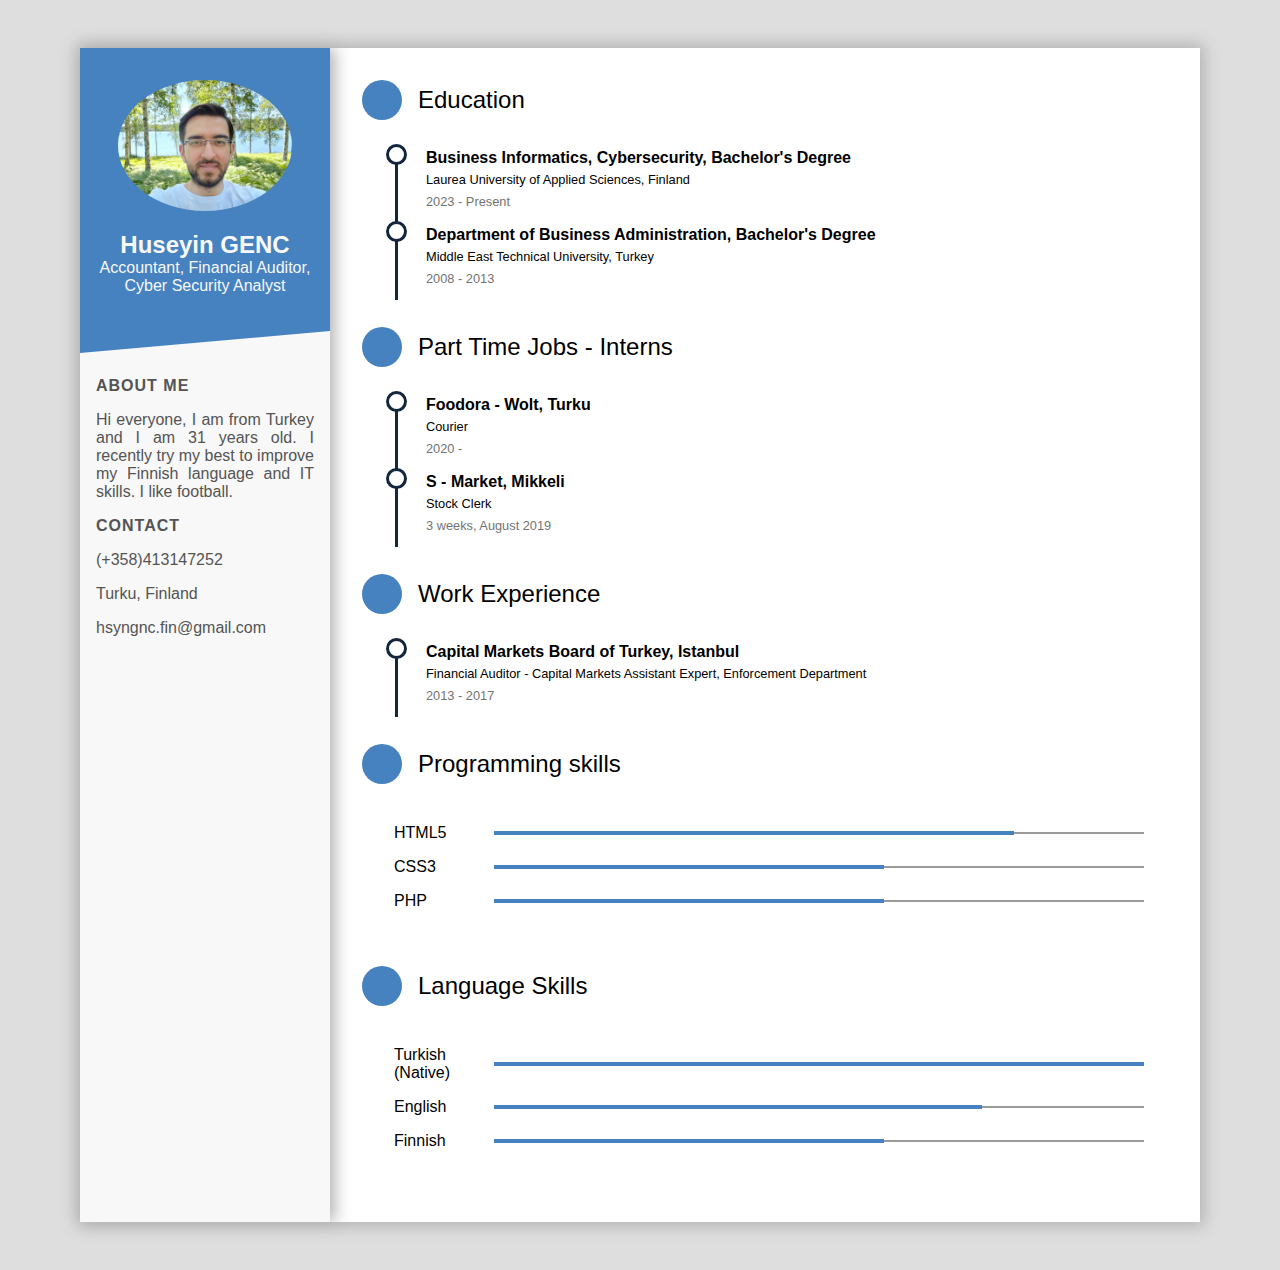
<file: resume.html>
<!DOCTYPE html>
<html lang="en">
<head>
	<meta charset="UTF-8">
	<meta http-equiv="X-UA-Compatible" content="IE=edge">
	<meta name="viewport" content="width=device-width, initial-scale=1.0">
	<title>Document</title>

	<style  type="text/css">

:root {
			--color-gray-light-1: #f8f8f8;
			--color-gray-light-2: #e9e9e9;
			--color-gray-light-3: #dedede;
			--color-gray-dark-1: #545454;
			--color-gray-dark-2: #737373;
			--color-gray-dark-3: #9a9a9a;
			--color-blue-dark-1: #00387f;
			--color-tiffany: #00a6a6;
			--profile-theme: #4682bf;
			--timeline-circle-theme: #14253e;
			
			--pgbar-length: 100%;
		
			--MATH-PI: 3.1415px;
			--percent: 100;
		}
		
		html {
			font-size: 100%;
			font-family: 'PT Sans', sans-serif;
		
		
		}
		
		* {
			box-sizing: border-box;
		}
		
		body {
			margin: 0;
			padding: 3rem 1rem;
			min-height: 100vh;
			background-color: var(--color-gray-light-3);
		}
		
		.wrapper {
			margin: 0 auto;
			max-width: 70rem;
			background-color: var(--color-gray-light-2);
			display: flex;
			box-shadow: 0px 0px 15px 4px #b3b3b3;
		}
		
		.intro {
			flex: 0 0 250px;
			background-color: var(--color-gray-light-1);
			box-shadow: 5px 0px 15px 0px #b3b3b3;
			z-index: 5;
		}
		.profile {
			position: relative;
			background-color: var(--profile-theme);
			padding: 2rem 1rem;
			margin-bottom: 50px;
			text-align: center;
			user-select: none;
		}
		.profile::after {
			content: " ";
			position: absolute;
			left: 0;
			bottom: -15px;
			width: 100%;
			height: 30px;
			background-color: var(--profile-theme);
			transform: skewY(-5deg);
		}
		.photo img {
			width: 80%;
			border-radius: 50%;
		}
		.bio .name {
			font-size: 1.5rem;
			text-align: center;
			color: var(--color-gray-light-1);
			margin: 0;
			margin-top: 1rem;
		}
		.bio .profession {
			font-size: 1rem;
			text-align: center;
			color: var(--color-gray-light-1);
			margin: 0;
		}
		
		.intro-section {
			padding: 0 1rem;
			color: var(--color-gray-dark-1);
		}
		.intro-section .title {
			font-size: 1rem;
			font-weight: bold;
			text-transform: uppercase;
			letter-spacing: 1px;
		}
		.about .paragraph {
			text-align: justify;
		}
		.info-section {
			margin: 1rem 0;
		}
		.info-section span {
			position: relative;
			transition: all 0.3s;
		}
		.info-section i {
			color: var(--profile-theme);
			width: 20px;
			height: 20px;
		}
		
		.link a {
			text-decoration: none;
			color: inherit;
		}
		
		.link span::after {
			position: absolute;
			content: '';
			left: 50%;
			bottom: -3px;
			width: 0;
			height: 2px;
			background-color: var(--profile-theme);
			transition: width 0.3s;
			/*transition-timing-function: cubic-bezier(.64,.51,.16,.86);*/
			transition-timing-function: cubic-bezier(.92,.57,.33,1.02);
			transform: translate(-50%, 0);
		}
		
		.link span:hover {
			color: var(--profile-theme);
		}
		.link span:hover::after {
			width: 100%;
		}
		
		/* Detail section overall setting*/
		.detail {
			flex: 1 0 0;
			background-color: white;
			padding: 2rem;
		}
		.detail:hover > .detail-section:not(:hover) {
			opacity: 0.3;
		}
		.detail-section {
			transition: all 0.3s;
		}
		.detail-section:not(:last-of-type) {
			padding-bottom: 1rem;
		}
		.detail-title {
			display: flex;
			align-items: center;
		}
		.detail-section > .detail-content {
			padding: 1.5rem;
			padding-left: 2rem;
			user-select: none;
		}
		.detail-section.edu > .detail-content {
			padding-left: calc(1.5rem + 10px);
		}
		.title-icon + span {
			font-size: 1.5rem;
			transition: all 0.3s;
		}
		.title-icon {
			display: inline-flex;
			justify-content: center;
			align-items: center;
			padding: 1rem;
			margin-right: 1rem;
			width: 2.5rem;
			height: 2.5rem;
			background-color: var(--profile-theme);
			border-radius: 50%;
			transition: all 0.3s;
		}
		.title-icon i {
			color: white;
			line-height: 1rem;
			font-size: 1rem;
			text-align: center;
		}
		.detail-section:hover .title-icon {
			transform: scale(1.5);
			margin-right: 1.5rem;
		}
		.detail-section:hover .title-icon + span {
			letter-spacing: 1.5px;
		}
		
		/* time line block in education section */
		.timeline-block {
			position: relative;
			padding-left: 30px;
		}
		.timeline-block:not(:last-of-type) {
			margin-bottom: 1rem;	
		}
		.timeline-block h1 {
			font-size: 1rem;
			margin: 5px 0;
			transition: all 0.3s;
		}
		.timeline-block p {
			font-size: 0.8rem;
			margin: 5px 0;
		}
		.timeline-block time {
			font-size: 0.8rem;
			color: var(--color-gray-dark-2);
		}
		.timeline-block::before {
			position: absolute;
			content: '';
			width: 15px;
			height: 15px;
			background-color: white;
			border: 3px solid var(--timeline-circle-theme);
			border-radius: 50%;
			left: -10px;
			top: -5px;
		}
		.timeline-block::after {
			position: absolute;
			content: '';
			width: 3px;
			height: 100%;
			background-color: var(--timeline-circle-theme);
			left: -1px;
			top: 13px;
		}
		.timeline-block:hover h1 {
			color: var(--color-tiffany);
		}
		.timeline-block:hover::before {
			animation: circle 1.2s infinite;
		}
		
		/* Programming skills section */
		.pg-list, .tool-list, .favor-list {
			padding: 0;
			list-style: none;
		}
		.pg-list > li {	
			margin: 1rem 0;
			display: flex;
			align-items: center;
		}
		.sb-skeleton {
			position: relative;
			flex: 1 0 auto;
			height: 2px;
			background-color: var(--color-gray-dark-3);
		}
		.pg-list > li > span {
			flex: 0 0 100px;
		}
		.sb-skeleton > .skillbar {
			position: absolute;
			left: 0;
			top: -1px;
			width: var(--pgbar-length);
			height: 4px;
			background-color: var(--profile-theme);
		}
		.tool-list {
			list-style: none;
			display: flex;
			justify-content: space-between;
		}
		.tool-list > li {
			position: relative;
			text-align: center;
			flex: 0 0 25%;
		}
		.tool-list > li > svg {
			position: relative;
			fill: transparent;
			width: 95%;
			transform: rotate(-90deg);
		}
		.tool-list > li > svg > circle {
			stroke-width: 1px;
			stroke: #cdcdcd;
		}
		.tool-list > li > svg > circle.cbar {
			stroke-width: 3px;
			stroke: var(--profile-theme);
			stroke-linecap: round;
			stroke-dashoffset: 0;
			stroke-dasharray: calc(var(--MATH-PI) * 45 * 2);
			transition: all 0.8s;
			transition-timing-function: cubic-bezier(.64,.51,.16,.86);
		}
		.tool-list > li:hover > svg > circle.cbar {
			stroke-width: 4px;
			stroke: var(--color-tiffany);
			stroke-dashoffset: calc(var(--MATH-PI) * 45 * 2 * (1 - var(--percent)));
		}
		.tool-list > li > .tl-name,
		.tool-list > li > .tl-exp {
			position: absolute;
			left: 50%;
			color: var(--color-gray-dark-1);
		}
		.tool-list > li > .tl-name {
			top: 50%;
			font-size: 1.2rem;
			transform: translate(-50%, -50%);
		}
		.tool-list > li > .tl-exp {	
			top: calc(50% + 1.4rem);
			font-size: 1rem;
			transform: translate(-50%, -50%);
		}
		/* Interests Section */
		.outer-frame {
			border: 1px solid var(--color-gray-dark-3);
			border-radius: 5px;
		}
		.favor-list {
			display: flex;
			flex-wrap: wrap;
			align-items: center;
			align-content: center;
		}
		.favor-list > li {
			display: flex;
			flex: 1 0 0;
			align-items: center;
			justify-content: baseline;
			flex-direction: column;
			color: var(--profile-theme);
			padding: 1rem 0;
			transition: all 0.3s;
		}
		.favor-list > li > i {
			display: inline-flex;
			justify-content: center;
			align-items: center;
			font-size: 40px;
			width: 50px;
			height: 50px;
		}
		.favor-list > li:hover {
			transform: scale(1.2);
			color: var(--color-tiffany);
		}
		.favor-list > li > span {
			letter-spacing: 1px;
		}
		
		@keyframes circle {
		  0% {
			box-shadow: 0 0 0 0px rgba(51, 52, 57, 1);
		  }
		  100% {
			box-shadow: 0 0 0 6px rgba(51, 52, 57, 0);
		  }
		}
		
		@media (max-width: 1024px) {
			html {
				font-size: 90%;
			}
			.wrapper {
				flex-direction: column;
			}
			.intro, .detail {
				flex: 0 0 100%;
				box-shadow: none;
			}
			.intro-section {
				padding: 0 2rem;
			}
			.profile {
				margin-bottom: 1rem;
			}
			.profile::after {
				display: none;
			}
			.photo img {
				width: 100px;
				height: 100px;
			}
		}
		
		@media (max-width: 768px) {
			html {
				font-size: 80%;
			}
			.tool-list {
				flex-wrap: wrap;
			}
			.tool-list > li {
				flex: 0 0 33.33%;
			}
			.favor-list > li {
				flex: 0 0 33.3333%;
			}
		}
		@media (max-width: 500px) {
			html {
				font-size: 70%;
			}
		} 
		
		</style>
</head>
<body>


<div class="wrapper">
    <div class="intro">
      <div class="profile">
        <div class="photo">
          <img src="images/pc12.jpg" alt="">
        </div>
        <div class="bio">
          <h1 class="name">Huseyin GENC</h1>
          <p class="profession">Accountant, Financial Auditor, Cyber Security Analyst</p>
        </div>
      </div>
      <div class="intro-section about">
        <h1 class="title">about me</h1>
        <p class="paragraph">
          Hi everyone, I am from Turkey and I am 31 years old. I recently try my
          best to improve my Finnish language and IT skills. I like football.
        </p>
      </div>
      <div class="intro-section contact">
        <h1 class="title">Contact</h1>
        <div class="info-section">
          <i class="fas fa-phone"></i>
          <span>(+358)413147252</span>
        </div>
        <div class="info-section">
          <i class="fas fa-map-marker-alt"></i>
          <span>Turku, Finland</span>
        </div>
        <div class="info-section">
          <i class="fas fa-paper-plane"></i>
          <span>hsyngnc.fin@gmail.com</span>
        </div>
        
      </div>
      
    </div>
    <div class="detail">
      <div class="detail-section edu">
        <div class="detail-title">
          <div class="title-icon">
            <i class="fas fa-user-graduate"></i>
          </div>
          <span>Education</span>
        </div>
        <div class="detail-content">
			<div class="timeline-block">
				<h1>Business Informatics, Cybersecurity, Bachelor's Degree</h1>
				<p>Laurea University of Applied Sciences, Finland</p>
				<time datetime="2023-04-19T00:00:00">2023 - Present</time>
			  </div>
          <div class="timeline-block">
            <h1>Department of Business Administration, Bachelor's Degree</h1>
            <p>Middle East Technical University, Turkey</p>
            <time datetime="2008-09-01T00:00:00">2008 - 2013</time>
          </div>
        </div>
      </div>
	  <div class="detail-section edu">
        <div class="detail-title">
          <div class="title-icon">
            <i class="fas fa-user-graduate"></i>
          </div>
          <span>Part Time Jobs - Interns</span>
        </div>
        <div class="detail-content">
          
		  <div class="timeline-block">
            <h1>Foodora - Wolt, Turku</h1>
            <p>Courier</p>
            <time datetime="2020-01-01T00:00:00">2020 - </time>
          </div>
		  <div class="timeline-block">
            <h1>S - Market, Mikkeli</h1>
            <p>Stock Clerk</p>
            <time datetime="2019-08-01T00:00:00">3 weeks, August 2019</time>

          </div>
		  
        </div>
      </div>
	  <div class="detail-section edu">
        <div class="detail-title">
          <div class="title-icon">
            <i class="fas fa-user-graduate"></i>
          </div>
          <span>Work Experience</span>
        </div>
        <div class="detail-content">
          
		  <div class="timeline-block">
            <h1>Capital Markets Board of Turkey, Istanbul</h1>
            <p>Financial Auditor - Capital Markets Assistant Expert, Enforcement Department</p>
            <time datetime="2013-01-01T00:00:00">2013 - 2017</time>

          </div>
		  
        </div>
      </div>
      <div class="detail-section pg-skill">
        <div class="detail-title">
          <div class="title-icon">
            <i class="fas fa-laptop-code"></i>
          </div>
          <span>Programming skills</span>
        </div>
        <div class="detail-content">
          <ul class="pg-list">
            <li>
              <span>HTML5</span>
              <div class="sb-skeleton">
                <div class="skillbar" style="--pgbar-length: 80%"></div>
              </div>
            </li>
            <li>
              <span>CSS3</span>
              <div class="sb-skeleton">
                <div class="skillbar" style="--pgbar-length: 60%"></div>
              </div>
            </li>
            <li>
              <span>PHP</span>
              <div class="sb-skeleton">
                <div class="skillbar" style="--pgbar-length: 60%"></div>
              </div>
            </li>
          </ul>
        </div>
      </div>
	  <div class="detail-section pg-skill">
        <div class="detail-title">
          <div class="title-icon">
            <i class="fas fa-laptop-code"></i>
          </div>
          <span>Language Skills</span>
        </div>
        <div class="detail-content">
          <ul class="pg-list">
            <li>
              <span>Turkish (Native)</span>
              <div class="sb-skeleton">
                <div class="skillbar" style="--pgbar-length: 100%"></div>
              </div>
            </li>
            <li>
              <span>English</span>
              <div class="sb-skeleton">
                <div class="skillbar" style="--pgbar-length: 75%"></div>
              </div>
            </li>
            <li>
              <span>Finnish</span>
              <div class="sb-skeleton">
                <div class="skillbar" style="--pgbar-length: 60%"></div>
              </div>
            </li>
          </ul>
        </div>
      </div>
      
     
    </div>
  </div>
	
</body>
</html>
</file>
